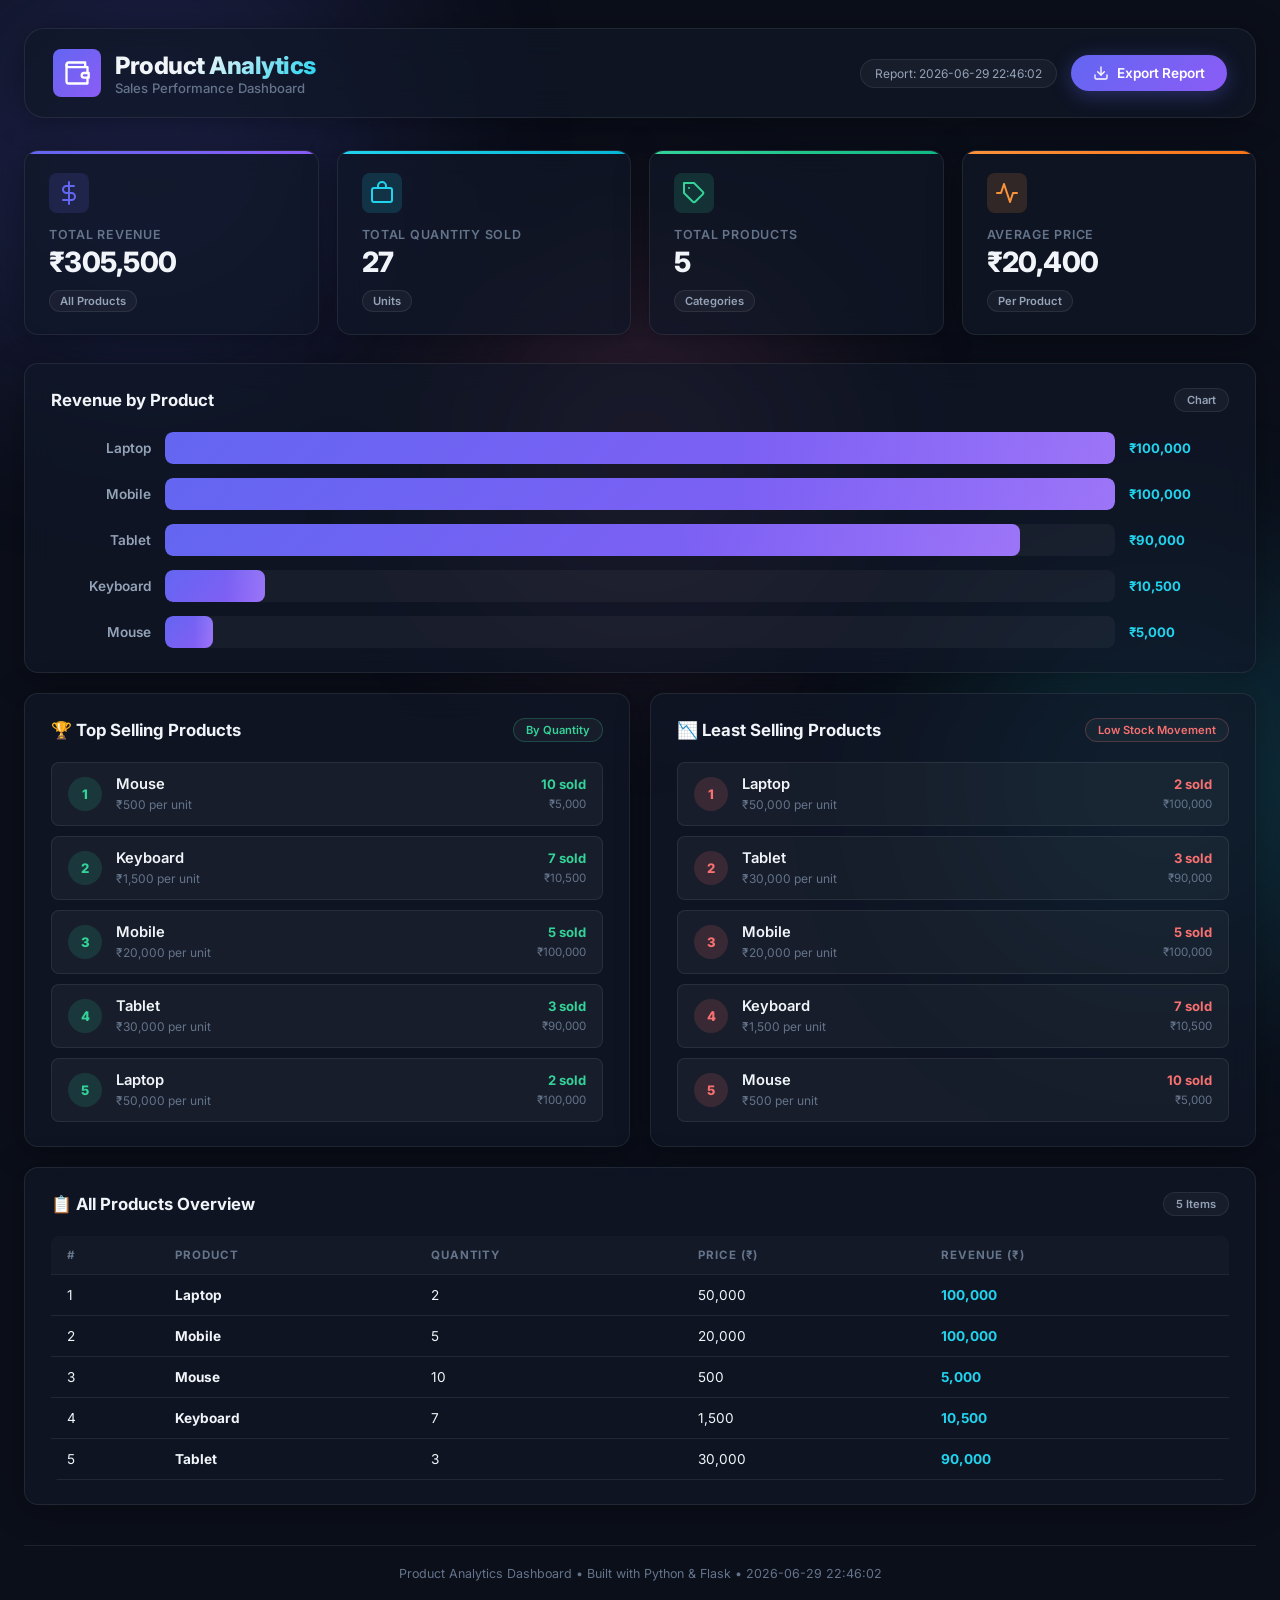
<file: index.html>
<!DOCTYPE html>
<html lang="en">
<head>
    <meta charset="UTF-8" />
    <meta name="viewport" content="width=device-width, initial-scale=1.0" />
    <meta name="description" content="Product Analytics Dashboard — visualize sales, revenue, and product performance at a glance." />
    <title>Product Analytics Dashboard</title>
    <link rel="preconnect" href="https://fonts.googleapis.com" />
    <link rel="preconnect" href="https://fonts.gstatic.com" crossorigin />
    <link href="https://fonts.googleapis.com/css2?family=Inter:wght@400;500;600;700;800&display=swap" rel="stylesheet" />
    <link rel="stylesheet" href="static/style.css" />
</head>

<body>
    <!-- Floating background orbs -->
    <div class="bg-orb bg-orb--1"></div>
    <div class="bg-orb bg-orb--2"></div>
    <div class="bg-orb bg-orb--3"></div>

    <div class="app">
        <!-- Header -->
        <header class="header" id="header">
            <div class="header__left">
                <div class="header__icon">
                    <svg width="28" height="28" viewBox="0 0 24 24" fill="none" stroke="currentColor" stroke-width="2" stroke-linecap="round" stroke-linejoin="round">
                        <path d="M21 12V7H5a2 2 0 0 1 0-4h14v4"/>
                        <path d="M3 5v14a2 2 0 0 0 2 2h16v-5"/>
                        <path d="M18 12a2 2 0 0 0 0 4h4v-4Z"/>
                    </svg>
                </div>
                <div>
                    <h1 class="header__title">Product Analytics</h1>
                    <p class="header__subtitle">Sales Performance Dashboard</p>
                </div>
            </div>
            <div class="header__right">
                <span class="header__badge" id="reportDate">Report: 2026-06-29 22:46:02</span>
                <a href="/export" class="btn btn--primary" id="exportBtn">
                    <svg width="16" height="16" viewBox="0 0 24 24" fill="none" stroke="currentColor" stroke-width="2" stroke-linecap="round" stroke-linejoin="round">
                        <path d="M21 15v4a2 2 0 0 1-2 2H5a2 2 0 0 1-2-2v-4"/>
                        <polyline points="7 10 12 15 17 10"/>
                        <line x1="12" y1="15" x2="12" y2="3"/>
                    </svg>
                    Export Report
                </a>
            </div>
        </header>

        <!-- Summary Cards -->
        <section class="cards" id="summaryCards">
            <div class="card card--revenue" id="cardRevenue">
                <div class="card__icon">
                    <svg width="24" height="24" viewBox="0 0 24 24" fill="none" stroke="currentColor" stroke-width="2" stroke-linecap="round" stroke-linejoin="round">
                        <line x1="12" y1="1" x2="12" y2="23"/><path d="M17 5H9.5a3.5 3.5 0 0 0 0 7h5a3.5 3.5 0 0 1 0 7H6"/>
                    </svg>
                </div>
                <p class="card__label">Total Revenue</p>
                <p class="card__value" id="totalRevenue">₹305,500</p>
                <span class="card__tag">All Products</span>
            </div>

            <div class="card card--quantity" id="cardQuantity">
                <div class="card__icon">
                    <svg width="24" height="24" viewBox="0 0 24 24" fill="none" stroke="currentColor" stroke-width="2" stroke-linecap="round" stroke-linejoin="round">
                        <rect x="2" y="7" width="20" height="14" rx="2" ry="2"/><path d="M16 7V5a4 4 0 0 0-8 0v2"/>
                    </svg>
                </div>
                <p class="card__label">Total Quantity Sold</p>
                <p class="card__value" id="totalQuantity">27</p>
                <span class="card__tag">Units</span>
            </div>

            <div class="card card--products" id="cardProducts">
                <div class="card__icon">
                    <svg width="24" height="24" viewBox="0 0 24 24" fill="none" stroke="currentColor" stroke-width="2" stroke-linecap="round" stroke-linejoin="round">
                        <path d="M20.59 13.41l-7.17 7.17a2 2 0 0 1-2.83 0L2 12V2h10l8.59 8.59a2 2 0 0 1 0 2.82z"/><line x1="7" y1="7" x2="7.01" y2="7"/>
                    </svg>
                </div>
                <p class="card__label">Total Products</p>
                <p class="card__value" id="totalProducts">5</p>
                <span class="card__tag">Categories</span>
            </div>

            <div class="card card--price" id="cardPrice">
                <div class="card__icon">
                    <svg width="24" height="24" viewBox="0 0 24 24" fill="none" stroke="currentColor" stroke-width="2" stroke-linecap="round" stroke-linejoin="round">
                        <polyline points="22 12 18 12 15 21 9 3 6 12 2 12"/>
                    </svg>
                </div>
                <p class="card__label">Average Price</p>
                <p class="card__value" id="avgPrice">₹20,400</p>
                <span class="card__tag">Per Product</span>
            </div>
        </section>

        <!-- Main Content Grid -->
        <section class="grid" id="analyticsGrid">

            <!-- Revenue Bar Chart -->
            <div class="panel panel--chart" id="revenueChart">
                <div class="panel__header">
                    <h2 class="panel__title">Revenue by Product</h2>
                    <span class="panel__badge">Chart</span>
                </div>
                <div class="chart" id="barChart">
                    
                    
                    <div class="chart__row">
                        <span class="chart__label">Laptop</span>
                        <div class="chart__bar-wrap">
                            <div class="chart__bar" style="--bar-width: 100.0%;" data-value="₹100,000"></div>
                        </div>
                        <span class="chart__amount">₹100,000</span>
                    </div>
                    
                    <div class="chart__row">
                        <span class="chart__label">Mobile</span>
                        <div class="chart__bar-wrap">
                            <div class="chart__bar" style="--bar-width: 100.0%;" data-value="₹100,000"></div>
                        </div>
                        <span class="chart__amount">₹100,000</span>
                    </div>
                    
                    <div class="chart__row">
                        <span class="chart__label">Tablet</span>
                        <div class="chart__bar-wrap">
                            <div class="chart__bar" style="--bar-width: 90.0%;" data-value="₹90,000"></div>
                        </div>
                        <span class="chart__amount">₹90,000</span>
                    </div>
                    
                    <div class="chart__row">
                        <span class="chart__label">Keyboard</span>
                        <div class="chart__bar-wrap">
                            <div class="chart__bar" style="--bar-width: 10.5%;" data-value="₹10,500"></div>
                        </div>
                        <span class="chart__amount">₹10,500</span>
                    </div>
                    
                    <div class="chart__row">
                        <span class="chart__label">Mouse</span>
                        <div class="chart__bar-wrap">
                            <div class="chart__bar" style="--bar-width: 5.0%;" data-value="₹5,000"></div>
                        </div>
                        <span class="chart__amount">₹5,000</span>
                    </div>
                    
                </div>
            </div>

            <!-- Top Selling Products -->
            <div class="panel panel--top" id="topSelling">
                <div class="panel__header">
                    <h2 class="panel__title">🏆 Top Selling Products</h2>
                    <span class="panel__badge panel__badge--green">By Quantity</span>
                </div>
                <div class="rank-list">
                    
                    <div class="rank-item" id="topItem1">
                        <div class="rank-item__pos rank-item__pos--top">1</div>
                        <div class="rank-item__info">
                            <span class="rank-item__name">Mouse</span>
                            <span class="rank-item__detail">₹500 per unit</span>
                        </div>
                        <div class="rank-item__stats">
                            <span class="rank-item__qty">10 sold</span>
                            <span class="rank-item__rev">₹5,000</span>
                        </div>
                    </div>
                    
                    <div class="rank-item" id="topItem2">
                        <div class="rank-item__pos rank-item__pos--top">2</div>
                        <div class="rank-item__info">
                            <span class="rank-item__name">Keyboard</span>
                            <span class="rank-item__detail">₹1,500 per unit</span>
                        </div>
                        <div class="rank-item__stats">
                            <span class="rank-item__qty">7 sold</span>
                            <span class="rank-item__rev">₹10,500</span>
                        </div>
                    </div>
                    
                    <div class="rank-item" id="topItem3">
                        <div class="rank-item__pos rank-item__pos--top">3</div>
                        <div class="rank-item__info">
                            <span class="rank-item__name">Mobile</span>
                            <span class="rank-item__detail">₹20,000 per unit</span>
                        </div>
                        <div class="rank-item__stats">
                            <span class="rank-item__qty">5 sold</span>
                            <span class="rank-item__rev">₹100,000</span>
                        </div>
                    </div>
                    
                    <div class="rank-item" id="topItem4">
                        <div class="rank-item__pos rank-item__pos--top">4</div>
                        <div class="rank-item__info">
                            <span class="rank-item__name">Tablet</span>
                            <span class="rank-item__detail">₹30,000 per unit</span>
                        </div>
                        <div class="rank-item__stats">
                            <span class="rank-item__qty">3 sold</span>
                            <span class="rank-item__rev">₹90,000</span>
                        </div>
                    </div>
                    
                    <div class="rank-item" id="topItem5">
                        <div class="rank-item__pos rank-item__pos--top">5</div>
                        <div class="rank-item__info">
                            <span class="rank-item__name">Laptop</span>
                            <span class="rank-item__detail">₹50,000 per unit</span>
                        </div>
                        <div class="rank-item__stats">
                            <span class="rank-item__qty">2 sold</span>
                            <span class="rank-item__rev">₹100,000</span>
                        </div>
                    </div>
                    
                </div>
            </div>

            <!-- Least Selling Products -->
            <div class="panel panel--least" id="leastSelling">
                <div class="panel__header">
                    <h2 class="panel__title">📉 Least Selling Products</h2>
                    <span class="panel__badge panel__badge--red">Low Stock Movement</span>
                </div>
                <div class="rank-list">
                    
                    <div class="rank-item" id="leastItem1">
                        <div class="rank-item__pos rank-item__pos--least">1</div>
                        <div class="rank-item__info">
                            <span class="rank-item__name">Laptop</span>
                            <span class="rank-item__detail">₹50,000 per unit</span>
                        </div>
                        <div class="rank-item__stats">
                            <span class="rank-item__qty rank-item__qty--low">2 sold</span>
                            <span class="rank-item__rev">₹100,000</span>
                        </div>
                    </div>
                    
                    <div class="rank-item" id="leastItem2">
                        <div class="rank-item__pos rank-item__pos--least">2</div>
                        <div class="rank-item__info">
                            <span class="rank-item__name">Tablet</span>
                            <span class="rank-item__detail">₹30,000 per unit</span>
                        </div>
                        <div class="rank-item__stats">
                            <span class="rank-item__qty rank-item__qty--low">3 sold</span>
                            <span class="rank-item__rev">₹90,000</span>
                        </div>
                    </div>
                    
                    <div class="rank-item" id="leastItem3">
                        <div class="rank-item__pos rank-item__pos--least">3</div>
                        <div class="rank-item__info">
                            <span class="rank-item__name">Mobile</span>
                            <span class="rank-item__detail">₹20,000 per unit</span>
                        </div>
                        <div class="rank-item__stats">
                            <span class="rank-item__qty rank-item__qty--low">5 sold</span>
                            <span class="rank-item__rev">₹100,000</span>
                        </div>
                    </div>
                    
                    <div class="rank-item" id="leastItem4">
                        <div class="rank-item__pos rank-item__pos--least">4</div>
                        <div class="rank-item__info">
                            <span class="rank-item__name">Keyboard</span>
                            <span class="rank-item__detail">₹1,500 per unit</span>
                        </div>
                        <div class="rank-item__stats">
                            <span class="rank-item__qty rank-item__qty--low">7 sold</span>
                            <span class="rank-item__rev">₹10,500</span>
                        </div>
                    </div>
                    
                    <div class="rank-item" id="leastItem5">
                        <div class="rank-item__pos rank-item__pos--least">5</div>
                        <div class="rank-item__info">
                            <span class="rank-item__name">Mouse</span>
                            <span class="rank-item__detail">₹500 per unit</span>
                        </div>
                        <div class="rank-item__stats">
                            <span class="rank-item__qty rank-item__qty--low">10 sold</span>
                            <span class="rank-item__rev">₹5,000</span>
                        </div>
                    </div>
                    
                </div>
            </div>

            <!-- Full Product Table -->
            <div class="panel panel--table" id="productTable">
                <div class="panel__header">
                    <h2 class="panel__title">📋 All Products Overview</h2>
                    <span class="panel__badge">5 Items</span>
                </div>
                <div class="table-wrap">
                    <table class="table" id="dataTable">
                        <thead>
                            <tr>
                                <th>#</th>
                                <th>Product</th>
                                <th>Quantity</th>
                                <th>Price (₹)</th>
                                <th>Revenue (₹)</th>
                            </tr>
                        </thead>
                        <tbody>
                            
                            <tr>
                                <td>1</td>
                                <td><strong>Laptop</strong></td>
                                <td>2</td>
                                <td>50,000</td>
                                <td class="table__highlight">100,000</td>
                            </tr>
                            
                            <tr>
                                <td>2</td>
                                <td><strong>Mobile</strong></td>
                                <td>5</td>
                                <td>20,000</td>
                                <td class="table__highlight">100,000</td>
                            </tr>
                            
                            <tr>
                                <td>3</td>
                                <td><strong>Mouse</strong></td>
                                <td>10</td>
                                <td>500</td>
                                <td class="table__highlight">5,000</td>
                            </tr>
                            
                            <tr>
                                <td>4</td>
                                <td><strong>Keyboard</strong></td>
                                <td>7</td>
                                <td>1,500</td>
                                <td class="table__highlight">10,500</td>
                            </tr>
                            
                            <tr>
                                <td>5</td>
                                <td><strong>Tablet</strong></td>
                                <td>3</td>
                                <td>30,000</td>
                                <td class="table__highlight">90,000</td>
                            </tr>
                            
                        </tbody>
                    </table>
                </div>
            </div>
        </section>

        <!-- Footer -->
        <footer class="footer" id="footer">
            <p>Product Analytics Dashboard &bull; Built with Python &amp; Flask &bull; 2026-06-29 22:46:02</p>
        </footer>
    </div>

    <script>
        /* Animate cards and panels on load */
        document.addEventListener("DOMContentLoaded", () => {
            const animateIn = (selector, delay = 80) => {
                document.querySelectorAll(selector).forEach((el, i) => {
                    el.style.opacity = "0";
                    el.style.transform = "translateY(24px)";
                    setTimeout(() => {
                        el.style.transition = "opacity .5s cubic-bezier(.22,1,.36,1), transform .5s cubic-bezier(.22,1,.36,1)";
                        el.style.opacity = "1";
                        el.style.transform = "translateY(0)";
                    }, i * delay);
                });
            };
            animateIn(".card", 100);
            animateIn(".panel", 120);
            animateIn(".chart__row", 150);

            /* Animate bar widths */
            document.querySelectorAll(".chart__bar").forEach((bar, i) => {
                const target = bar.style.getPropertyValue("--bar-width");
                bar.style.width = "0%";
                setTimeout(() => {
                    bar.style.transition = "width .8s cubic-bezier(.22,1,.36,1)";
                    bar.style.width = target;
                }, 400 + i * 150);
            });
        });
    </script>
</body>
</html>
</file>
<file: static/style.css>
/* ========================================================
   Product Analytics Dashboard — Premium Dark Theme
   ======================================================== */

/* --- Reset & Base --- */
*, *::before, *::after {
    margin: 0;
    padding: 0;
    box-sizing: border-box;
}

:root {
    --bg-primary:    #0b0f1a;
    --bg-secondary:  #111827;
    --bg-card:       rgba(17, 24, 39, .7);
    --bg-glass:      rgba(255, 255, 255, .04);
    --border:        rgba(255, 255, 255, .08);
    --border-hover:  rgba(255, 255, 255, .15);

    --text-primary:   #f1f5f9;
    --text-secondary: #94a3b8;
    --text-muted:     #64748b;

    --accent-blue:    #6366f1;
    --accent-cyan:    #22d3ee;
    --accent-green:   #34d399;
    --accent-orange:  #fb923c;
    --accent-pink:    #f472b6;
    --accent-red:     #f87171;

    --gradient-1: linear-gradient(135deg, #6366f1, #8b5cf6);
    --gradient-2: linear-gradient(135deg, #22d3ee, #06b6d4);
    --gradient-3: linear-gradient(135deg, #34d399, #10b981);
    --gradient-4: linear-gradient(135deg, #fb923c, #f97316);

    --radius-sm:  8px;
    --radius-md:  14px;
    --radius-lg:  20px;

    --shadow-card: 0 4px 32px rgba(0, 0, 0, .35);
    --shadow-glow: 0 0 40px rgba(99, 102, 241, .12);

    --font: "Inter", -apple-system, BlinkMacSystemFont, "Segoe UI", Roboto, sans-serif;
}

html {
    font-size: 16px;
    scroll-behavior: smooth;
}

body {
    font-family: var(--font);
    background: var(--bg-primary);
    color: var(--text-primary);
    min-height: 100vh;
    overflow-x: hidden;
    -webkit-font-smoothing: antialiased;
}

/* --- Background Orbs --- */
.bg-orb {
    position: fixed;
    border-radius: 50%;
    filter: blur(100px);
    opacity: .18;
    pointer-events: none;
    z-index: 0;
}
.bg-orb--1 {
    width: 500px; height: 500px;
    background: var(--accent-blue);
    top: -100px; left: -100px;
    animation: float-orb 18s ease-in-out infinite;
}
.bg-orb--2 {
    width: 400px; height: 400px;
    background: var(--accent-cyan);
    bottom: -80px; right: -80px;
    animation: float-orb 22s ease-in-out infinite reverse;
}
.bg-orb--3 {
    width: 350px; height: 350px;
    background: var(--accent-pink);
    top: 50%; left: 50%;
    transform: translate(-50%, -50%);
    animation: float-orb 25s ease-in-out infinite;
}

@keyframes float-orb {
    0%, 100% { transform: translate(0, 0) scale(1); }
    33%      { transform: translate(40px, -30px) scale(1.08); }
    66%      { transform: translate(-30px, 20px) scale(.95); }
}

/* --- App Container --- */
.app {
    position: relative;
    z-index: 1;
    max-width: 1280px;
    margin: 0 auto;
    padding: 28px 24px 48px;
}

/* --- Header --- */
.header {
    display: flex;
    align-items: center;
    justify-content: space-between;
    flex-wrap: wrap;
    gap: 16px;
    margin-bottom: 32px;
    padding: 20px 28px;
    background: var(--bg-card);
    border: 1px solid var(--border);
    border-radius: var(--radius-lg);
    backdrop-filter: blur(16px);
    box-shadow: var(--shadow-card);
}
.header__left {
    display: flex;
    align-items: center;
    gap: 14px;
}
.header__icon {
    width: 48px; height: 48px;
    display: grid; place-items: center;
    background: var(--gradient-1);
    border-radius: var(--radius-sm);
    color: #fff;
}
.header__title {
    font-size: 1.5rem;
    font-weight: 800;
    letter-spacing: -.02em;
    background: linear-gradient(135deg, #f1f5f9 40%, var(--accent-cyan));
    -webkit-background-clip: text;
    -webkit-text-fill-color: transparent;
    background-clip: text;
}
.header__subtitle {
    font-size: .82rem;
    color: var(--text-muted);
    font-weight: 500;
}
.header__right {
    display: flex;
    align-items: center;
    gap: 14px;
}
.header__badge {
    font-size: .75rem;
    color: var(--text-secondary);
    background: var(--bg-glass);
    padding: 6px 14px;
    border-radius: 50px;
    border: 1px solid var(--border);
}

/* --- Button --- */
.btn {
    display: inline-flex;
    align-items: center;
    gap: 8px;
    font-family: var(--font);
    font-size: .85rem;
    font-weight: 600;
    padding: 10px 22px;
    border: none;
    border-radius: 50px;
    cursor: pointer;
    text-decoration: none;
    transition: transform .2s, box-shadow .2s;
}
.btn--primary {
    background: var(--gradient-1);
    color: #fff;
    box-shadow: 0 4px 20px rgba(99, 102, 241, .35);
}
.btn--primary:hover {
    transform: translateY(-2px);
    box-shadow: 0 8px 30px rgba(99, 102, 241, .45);
}
.btn--primary:active {
    transform: translateY(0);
}

/* --- Summary Cards --- */
.cards {
    display: grid;
    grid-template-columns: repeat(auto-fit, minmax(220px, 1fr));
    gap: 18px;
    margin-bottom: 28px;
}
.card {
    position: relative;
    padding: 22px 24px;
    background: var(--bg-card);
    border: 1px solid var(--border);
    border-radius: var(--radius-md);
    backdrop-filter: blur(14px);
    box-shadow: var(--shadow-card);
    overflow: hidden;
    transition: transform .25s, border-color .25s;
}
.card:hover {
    transform: translateY(-4px);
    border-color: var(--border-hover);
}
/* colored top-line accent */
.card::before {
    content: "";
    position: absolute;
    top: 0; left: 0; right: 0;
    height: 3px;
}
.card--revenue::before  { background: var(--gradient-1); }
.card--quantity::before  { background: var(--gradient-2); }
.card--products::before  { background: var(--gradient-3); }
.card--price::before     { background: var(--gradient-4); }

.card__icon {
    width: 40px; height: 40px;
    display: grid; place-items: center;
    border-radius: var(--radius-sm);
    margin-bottom: 14px;
}
.card--revenue  .card__icon { background: rgba(99,102,241,.15); color: var(--accent-blue); }
.card--quantity .card__icon { background: rgba(34,211,238,.15); color: var(--accent-cyan); }
.card--products .card__icon { background: rgba(52,211,153,.15); color: var(--accent-green); }
.card--price    .card__icon { background: rgba(251,146,60,.15); color: var(--accent-orange); }

.card__label {
    font-size: .78rem;
    color: var(--text-muted);
    text-transform: uppercase;
    letter-spacing: .06em;
    font-weight: 600;
    margin-bottom: 4px;
}
.card__value {
    font-size: 1.75rem;
    font-weight: 800;
    letter-spacing: -.02em;
    line-height: 1.2;
}
.card__tag {
    display: inline-block;
    margin-top: 10px;
    font-size: .7rem;
    font-weight: 600;
    color: var(--text-secondary);
    background: var(--bg-glass);
    padding: 3px 10px;
    border-radius: 50px;
    border: 1px solid var(--border);
}

/* --- Panels (shared) --- */
.panel {
    background: var(--bg-card);
    border: 1px solid var(--border);
    border-radius: var(--radius-md);
    backdrop-filter: blur(14px);
    box-shadow: var(--shadow-card);
    padding: 24px 26px;
    transition: border-color .25s;
}
.panel:hover { border-color: var(--border-hover); }

.panel__header {
    display: flex;
    align-items: center;
    justify-content: space-between;
    margin-bottom: 20px;
}
.panel__title {
    font-size: 1.05rem;
    font-weight: 700;
}
.panel__badge {
    font-size: .7rem;
    font-weight: 600;
    padding: 4px 12px;
    border-radius: 50px;
    background: var(--bg-glass);
    color: var(--text-secondary);
    border: 1px solid var(--border);
}
.panel__badge--green { color: var(--accent-green); border-color: rgba(52,211,153,.25); }
.panel__badge--red   { color: var(--accent-red);   border-color: rgba(248,113,113,.25); }

/* --- Grid Layout --- */
.grid {
    display: grid;
    grid-template-columns: 1fr 1fr;
    gap: 20px;
}
.panel--chart { grid-column: 1 / -1; }
.panel--table { grid-column: 1 / -1; }

/* --- Bar Chart --- */
.chart { display: flex; flex-direction: column; gap: 14px; }
.chart__row {
    display: grid;
    grid-template-columns: 100px 1fr 100px;
    align-items: center;
    gap: 14px;
}
.chart__label {
    font-size: .85rem;
    font-weight: 600;
    color: var(--text-secondary);
    text-align: right;
}
.chart__bar-wrap {
    height: 32px;
    background: rgba(255,255,255,.04);
    border-radius: 8px;
    overflow: hidden;
    position: relative;
}
.chart__bar {
    height: 100%;
    width: var(--bar-width, 0%);
    background: var(--gradient-1);
    border-radius: 8px;
    position: relative;
    min-width: 4px;
}
.chart__bar::after {
    content: "";
    position: absolute;
    inset: 0;
    background: linear-gradient(90deg, transparent 60%, rgba(255,255,255,.15));
    border-radius: 8px;
}
.chart__amount {
    font-size: .82rem;
    font-weight: 700;
    color: var(--accent-cyan);
}

/* --- Rank List --- */
.rank-list { display: flex; flex-direction: column; gap: 10px; }
.rank-item {
    display: flex;
    align-items: center;
    gap: 14px;
    padding: 12px 16px;
    background: var(--bg-glass);
    border: 1px solid var(--border);
    border-radius: var(--radius-sm);
    transition: background .2s, border-color .2s;
}
.rank-item:hover {
    background: rgba(255,255,255,.06);
    border-color: var(--border-hover);
}
.rank-item__pos {
    width: 34px; height: 34px;
    display: grid; place-items: center;
    font-size: .82rem;
    font-weight: 800;
    border-radius: 50%;
}
.rank-item__pos--top  { background: rgba(52,211,153,.15); color: var(--accent-green); }
.rank-item__pos--least { background: rgba(248,113,113,.15); color: var(--accent-red); }

.rank-item__info { flex: 1; }
.rank-item__name {
    display: block;
    font-weight: 600;
    font-size: .92rem;
}
.rank-item__detail {
    font-size: .75rem;
    color: var(--text-muted);
}
.rank-item__stats {
    text-align: right;
}
.rank-item__qty {
    display: block;
    font-size: .82rem;
    font-weight: 700;
    color: var(--accent-green);
}
.rank-item__qty--low { color: var(--accent-red); }
.rank-item__rev {
    font-size: .72rem;
    color: var(--text-muted);
}

/* --- Table --- */
.table-wrap {
    overflow-x: auto;
    border-radius: var(--radius-sm);
}
.table {
    width: 100%;
    border-collapse: collapse;
}
.table th,
.table td {
    padding: 12px 16px;
    text-align: left;
    font-size: .85rem;
    border-bottom: 1px solid var(--border);
}
.table th {
    font-weight: 700;
    color: var(--text-muted);
    text-transform: uppercase;
    font-size: .72rem;
    letter-spacing: .08em;
    background: rgba(255,255,255,.02);
}
.table tbody tr {
    transition: background .2s;
}
.table tbody tr:hover {
    background: rgba(255,255,255,.04);
}
.table__highlight {
    font-weight: 700;
    color: var(--accent-cyan);
}

/* --- Footer --- */
.footer {
    margin-top: 40px;
    text-align: center;
    font-size: .78rem;
    color: var(--text-muted);
    padding: 20px 0;
    border-top: 1px solid var(--border);
}

/* --- Responsive --- */
@media (max-width: 768px) {
    .app { padding: 16px 12px 32px; }
    .header { flex-direction: column; align-items: flex-start; }
    .header__right { width: 100%; justify-content: space-between; }
    .cards { grid-template-columns: 1fr 1fr; }
    .grid { grid-template-columns: 1fr; }
    .chart__row { grid-template-columns: 70px 1fr 80px; }
}
@media (max-width: 480px) {
    .cards { grid-template-columns: 1fr; }
    .card__value { font-size: 1.4rem; }
    .header__title { font-size: 1.2rem; }
}
</file>
